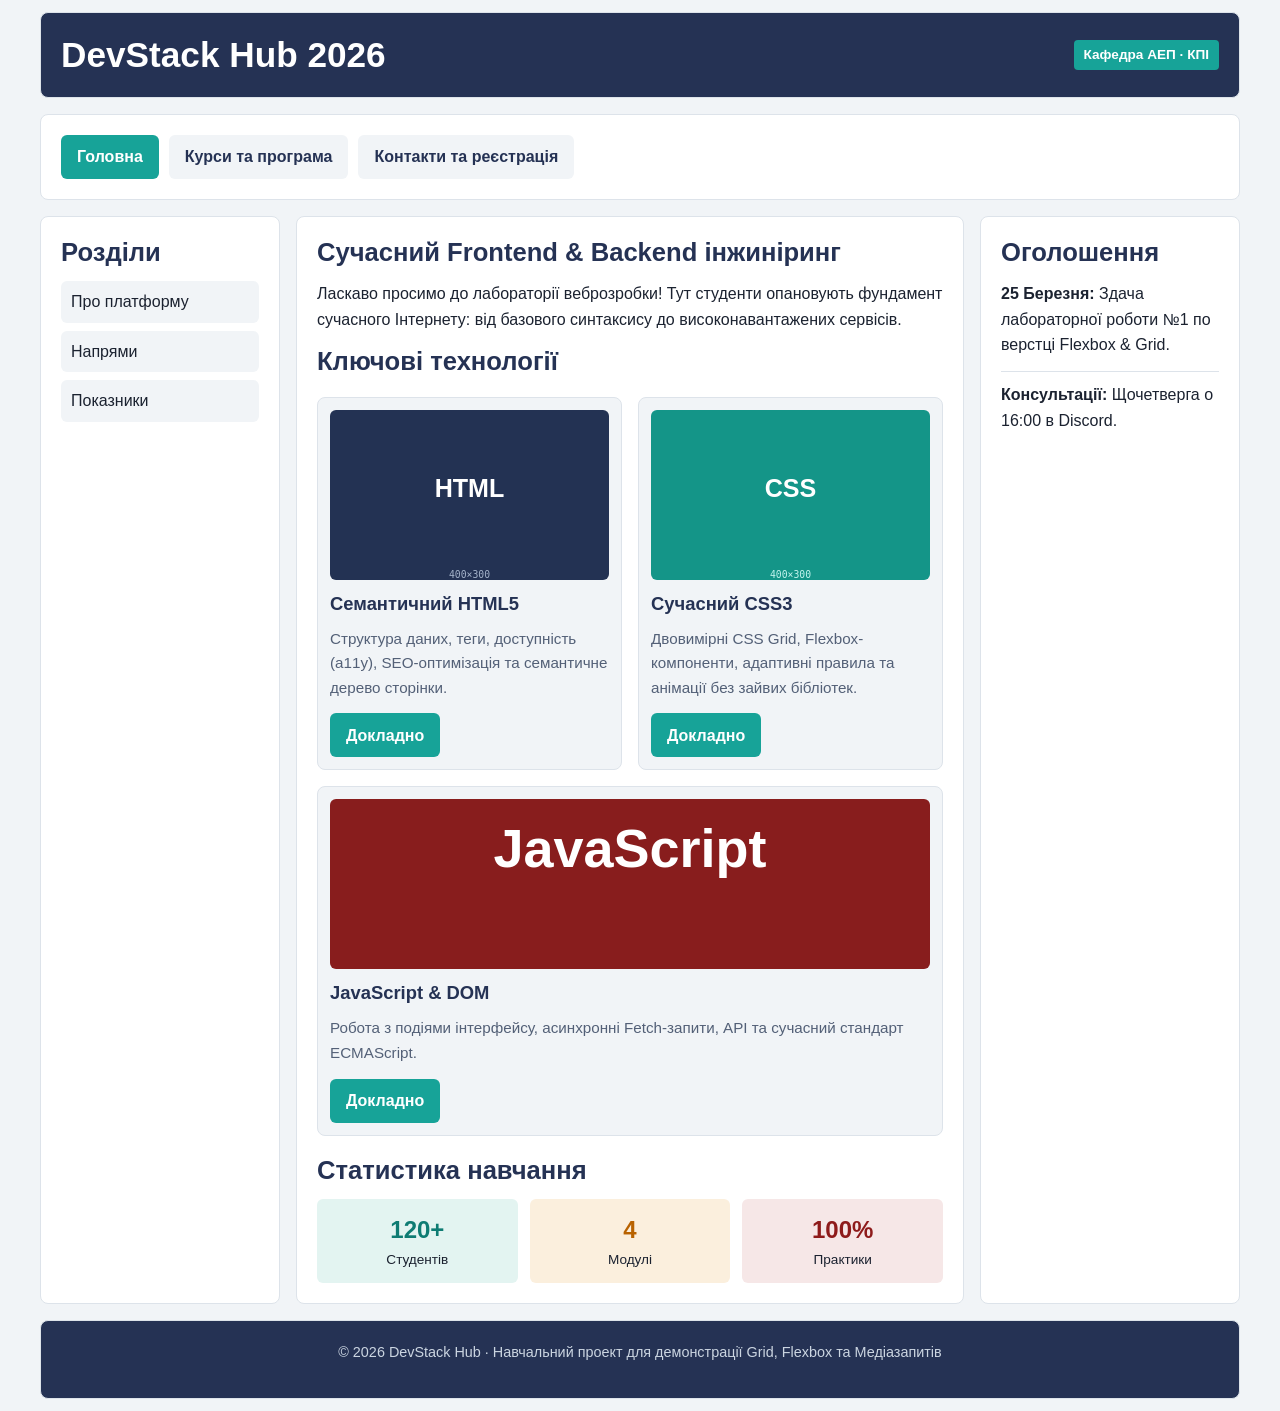
<file: index.html>
<!DOCTYPE html>
<html lang="uk">
<head>
    <meta charset="UTF-8">
    <meta name="viewport" content="width=device-width, initial-scale=1.0">
    <title>DevStack Hub — Освітній портал</title>
    <link rel="stylesheet" href="styles.css">
</head>
<body>

<div class="grid-container">

    <header class="header">
        <h1>DevStack Hub 2026</h1>
        <span class="badge">Кафедра АЕП · КПІ</span>
    </header>

    <nav class="top-nav" aria-label="Головна навігація">
        <ul class="menu-list">
            <li><a href="index.html" class="active">Головна</a></li>
            <li><a href="courses.html">Курси та програма</a></li>
            <li><a href="contact.html">Контакти та реєстрація</a></li>
        </ul>
    </nav>

    <aside class="sidebar">
        <h2>Розділи</h2>
        <ul class="side-list">
            <li><a href="#about">Про платформу</a></li>
            <li><a href="#directions">Напрями</a></li>
            <li><a href="#metrics">Показники</a></li>
        </ul>
    </aside>

    <main class="main-area">
        <section id="about">
            <h2>Сучасний Frontend & Backend інжиніринг</h2>
            <p>Ласкаво просимо до лабораторії веброзробки! Тут студенти опановують фундамент сучасного Інтернету: від базового синтаксису до високонавантажених сервісів.</p>
        </section>

        <section id="directions">
            <h2>Ключові технології</h2>
            <div class="cards-deck">

                <article class="card-item">
                    <img src="html.svg" alt="Курс HTML">
                    <h3>Семантичний HTML5</h3>
                    <p>Структура даних, теги, доступність (a11y), SEO-оптимізація та семантичне дерево сторінки.</p>
                    <a href="courses.html" class="btn">Докладно</a>
                </article>

                <article class="card-item">
                    <img src="css.svg" alt="Курс CSS">
                    <h3>Сучасний CSS3</h3>
                    <p>Двовимірні CSS Grid, Flexbox-компоненти, адаптивні правила та анімації без зайвих бібліотек.</p>
                    <a href="courses.html" class="btn">Докладно</a>
                </article>

                <article class="card-item">
                    <img src="js.svg" alt="Курс JavaScript">
                    <h3>JavaScript & DOM</h3>
                    <p>Робота з подіями інтерфейсу, асинхронні Fetch-запити, API та сучасний стандарт ECMAScript.</p>
                    <a href="courses.html" class="btn">Докладно</a>
                </article>

            </div>
        </section>

        <section id="metrics" style="margin-top: 1rem;">
            <h2>Статистика навчання</h2>
            <div style="display: flex; gap: 12px; flex-wrap: wrap;">
                <div style="flex: 1 1 120px; background: #e3f4f1; padding: 12px; border-radius: 6px; text-align: center;">
                    <strong style="font-size: 1.5rem; color: #0E7C73;">120+</strong>
                    <p style="margin:0; font-size: 0.85rem;">Студентів</p>
                </div>
                <div style="flex: 1 1 120px; background: #fbefdd; padding: 12px; border-radius: 6px; text-align: center;">
                    <strong style="font-size: 1.5rem; color: #b86200;">4</strong>
                    <p style="margin:0; font-size: 0.85rem;">Модулі</p>
                </div>
                <div style="flex: 1 1 120px; background: #f6e7e7; padding: 12px; border-radius: 6px; text-align: center;">
                    <strong style="font-size: 1.5rem; color: #8E1B1B;">100%</strong>
                    <p style="margin:0; font-size: 0.85rem;">Практики</p>
                </div>
            </div>
        </section>
    </main>

    <aside class="aside-ext">
        <h2>Оголошення</h2>
        <p><strong>25 Березня:</strong> Здача лабораторної роботи №1 по верстці Flexbox & Grid.</p>
        <hr style="border:0; border-top: 1px solid var(--border); margin: 10px 0;">
        <p><strong>Консультації:</strong> Щочетверга о 16:00 в Discord.</p>
    </aside>

    <footer class="footer">
        <p>© 2026 DevStack Hub · Навчальний проект для демонстрації Grid, Flexbox та Медіазапитів</p>
    </footer>

</div>

</body>
</html>
</file>
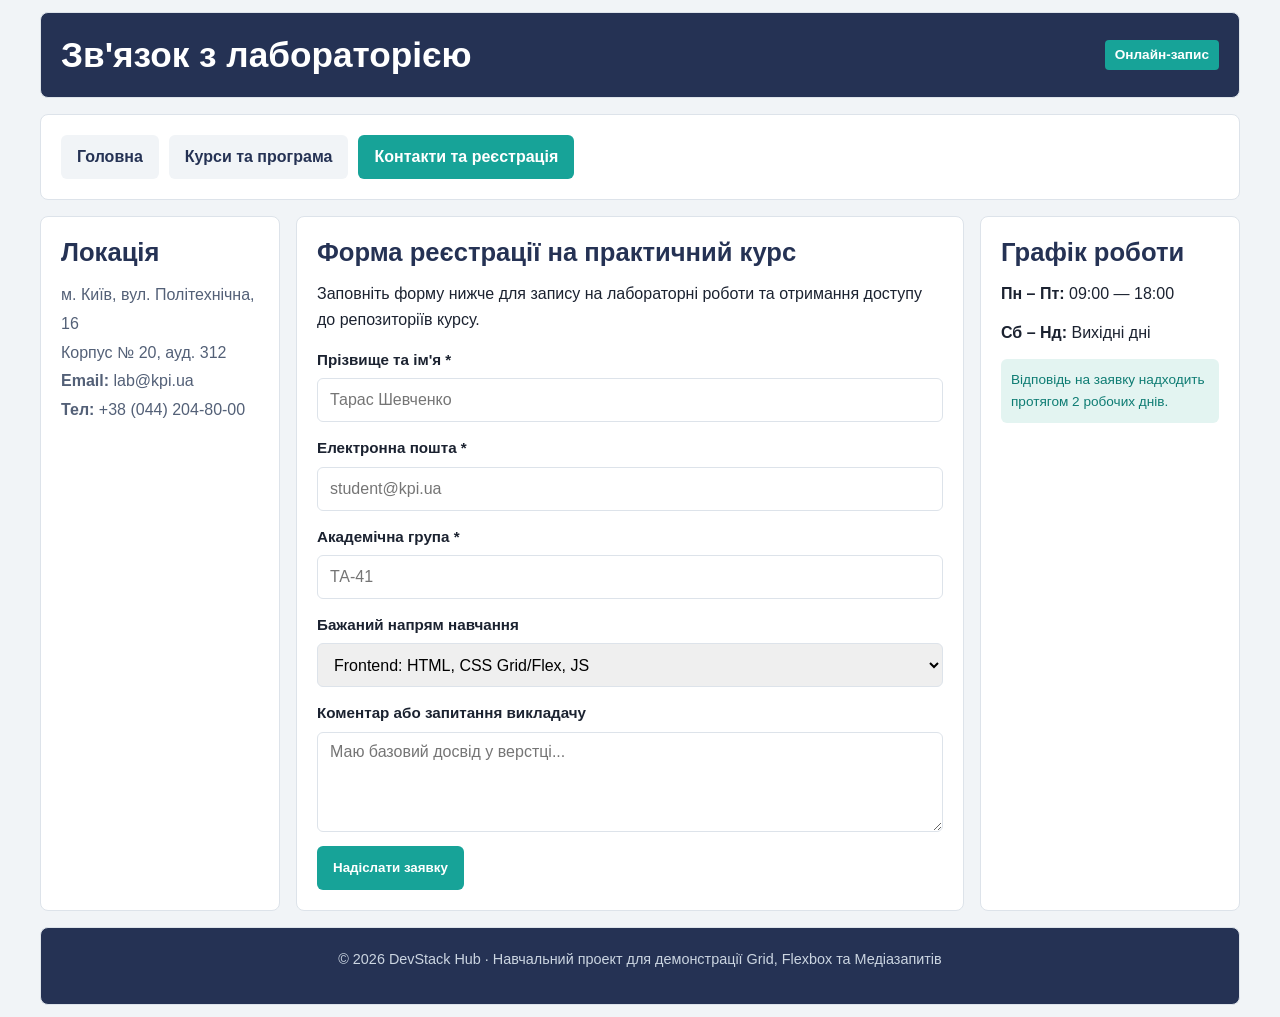
<file: contact.html>
<!DOCTYPE html>
<html lang="uk">
<head>
    <meta charset="UTF-8">
    <meta name="viewport" content="width=device-width, initial-scale=1.0">
    <title>Контакти та реєстрація — DevStack Hub</title>
    <link rel="stylesheet" href="styles.css">
</head>
<body>

<div class="grid-container">

    <header class="header">
        <h1>Зв'язок з лабораторією</h1>
        <span class="badge">Онлайн-запис</span>
    </header>

    <nav class="top-nav" aria-label="Головна навігація">
        <ul class="menu-list">
            <li><a href="index.html">Головна</a></li>
            <li><a href="courses.html">Курси та програма</a></li>
            <li><a href="contact.html" class="active">Контакти та реєстрація</a></li>
        </ul>
    </nav>

    <aside class="sidebar">
        <h2>Локація</h2>
        <address style="font-style: normal; color: var(--text-muted); line-height: 1.8;">
            м. Київ, вул. Політехнічна, 16<br>
            Корпус № 20, ауд. 312<br>
            <strong>Email:</strong> lab@kpi.ua<br>
            <strong>Тел:</strong> +38 (044) 204-80-00
        </address>
    </aside>

    <main class="main-area">
        <h2>Форма реєстрації на практичний курс</h2>
        <p>Заповніть форму нижче для запису на лабораторні роботи та отримання доступу до репозиторіїв курсу.</p>

        <form action="#" method="post" style="margin-top: 1rem;">
            <div class="form-group">
                <label for="fullname">Прізвище та ім'я *</label>
                <input type="text" id="fullname" name="fullname" placeholder="Тарас Шевченко" required>
            </div>

            <div class="form-group">
                <label for="email">Електронна пошта *</label>
                <input type="email" id="email" name="email" placeholder="student@kpi.ua" required>
            </div>

            <div class="form-group">
                <label for="group">Академічна група *</label>
                <input type="text" id="group" name="group" placeholder="ТА-41" required>
            </div>

            <div class="form-group">
                <label for="track">Бажаний напрям навчання</label>
                <select id="track" name="track">
                    <option value="frontend">Frontend: HTML, CSS Grid/Flex, JS</option>
                    <option value="backend">Backend: PHP, Node.js, REST API</option>
                    <option value="fullstack">Fullstack інтеграція</option>
                </select>
            </div>

            <div class="form-group">
                <label for="notes">Коментар або запитання викладачу</label>
                <textarea id="notes" name="notes" placeholder="Маю базовий досвід у верстці..."></textarea>
            </div>

            <button type="submit" class="btn">Надіслати заявку</button>
        </form>
    </main>

    <aside class="aside-ext">
        <h2>Графік роботи</h2>
        <p><strong>Пн – Пт:</strong> 09:00 — 18:00</p>
        <p><strong>Сб – Нд:</strong> Вихідні дні</p>
        <div style="background: #e3f4f1; padding: 10px; border-radius: 6px; margin-top: 10px;">
            <p style="margin: 0; font-size: 0.85rem; color: #0E7C73;">Відповідь на заявку надходить протягом 2 робочих днів.</p>
        </div>
    </aside>

    <footer class="footer">
        <p>© 2026 DevStack Hub · Навчальний проект для демонстрації Grid, Flexbox та Медіазапитів</p>
    </footer>

</div>

</body>
</html>
</file>
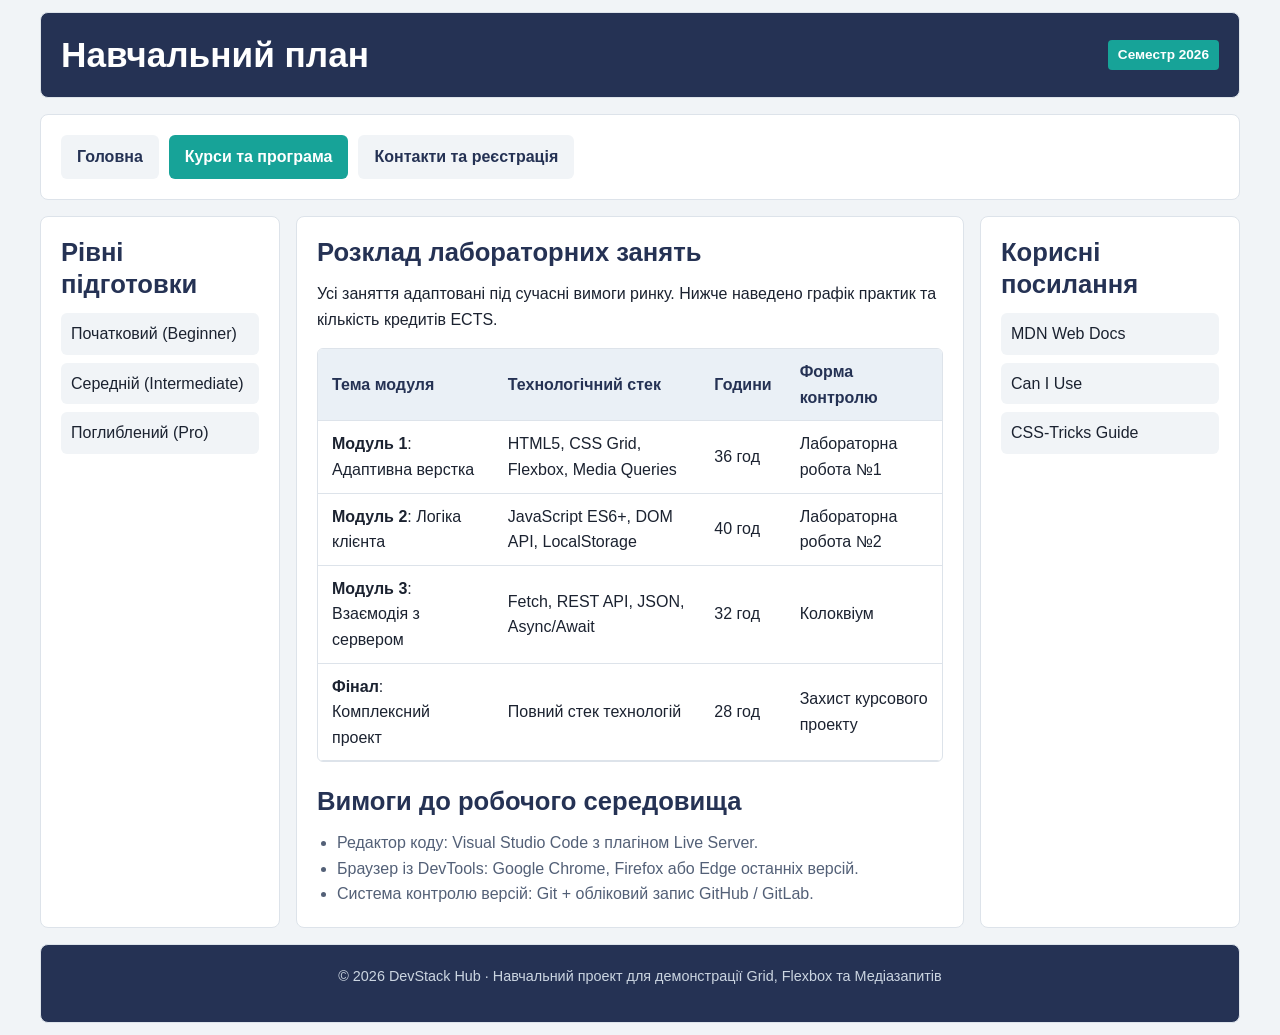
<file: courses.html>
<!DOCTYPE html>
<html lang="uk">
<head>
    <meta charset="UTF-8">
    <meta name="viewport" content="width=device-width, initial-scale=1.0">
    <title>Курси та програма — DevStack Hub</title>
    <link rel="stylesheet" href="styles.css">
</head>
<body>

<div class="grid-container">

    <header class="header">
        <h1>Навчальний план</h1>
        <span class="badge">Семестр 2026</span>
    </header>

    <nav class="top-nav" aria-label="Головна навігація">
        <ul class="menu-list">
            <li><a href="index.html">Головна</a></li>
            <li><a href="courses.html" class="active">Курси та програма</a></li>
            <li><a href="contact.html">Контакти та реєстрація</a></li>
        </ul>
    </nav>

    <aside class="sidebar">
        <h2>Рівні підготовки</h2>
        <ul class="side-list">
            <li><a href="#">Початковий (Beginner)</a></li>
            <li><a href="#">Середній (Intermediate)</a></li>
            <li><a href="#">Поглиблений (Pro)</a></li>
        </ul>
    </aside>

    <main class="main-area">
        <h2>Розклад лабораторних занять</h2>
        <p>Усі заняття адаптовані під сучасні вимоги ринку. Нижче наведено графік практик та кількість кредитів ECTS.</p>

        <!-- Адаптивна обгортка таблиці -->
        <div class="table-wrap">
            <table class="data-table">
                <thead>
                    <tr>
                        <th>Тема модуля</th>
                        <th>Технологічний стек</th>
                        <th>Години</th>
                        <th>Форма контролю</th>
                    </tr>
                </thead>
                <tbody>
                    <tr>
                        <td><strong>Модуль 1</strong>: Адаптивна верстка</td>
                        <td>HTML5, CSS Grid, Flexbox, Media Queries</td>
                        <td>36 год</td>
                        <td>Лабораторна робота №1</td>
                    </tr>
                    <tr>
                        <td><strong>Модуль 2</strong>: Логіка клієнта</td>
                        <td>JavaScript ES6+, DOM API, LocalStorage</td>
                        <td>40 год</td>
                        <td>Лабораторна робота №2</td>
                    </tr>
                    <tr>
                        <td><strong>Модуль 3</strong>: Взаємодія з сервером</td>
                        <td>Fetch, REST API, JSON, Async/Await</td>
                        <td>32 год</td>
                        <td>Колоквіум</td>
                    </tr>
                    <tr>
                        <td><strong>Фінал</strong>: Комплексний проект</td>
                        <td>Повний стек технологій</td>
                        <td>28 год</td>
                        <td>Захист курсового проекту</td>
                    </tr>
                </tbody>
            </table>
        </div>

        <h2 style="margin-top: 1.5rem;">Вимоги до робочого середовища</h2>
        <ul style="padding-left: 20px; color: var(--text-muted);">
            <li>Редактор коду: Visual Studio Code з плагіном Live Server.</li>
            <li>Браузер із DevTools: Google Chrome, Firefox або Edge останніх версій.</li>
            <li>Система контролю версій: Git + обліковий запис GitHub / GitLab.</li>
        </ul>
    </main>

    <aside class="aside-ext">
        <h2>Корисні посилання</h2>
        <ul class="side-list">
            <li><a href="https://developer.mozilla.org/uk/" target="_blank">MDN Web Docs</a></li>
            <li><a href="https://caniuse.com" target="_blank">Can I Use</a></li>
            <li><a href="https://css-tricks.com" target="_blank">CSS-Tricks Guide</a></li>
        </ul>
    </aside>

    <footer class="footer">
        <p>© 2026 DevStack Hub · Навчальний проект для демонстрації Grid, Flexbox та Медіазапитів</p>
    </footer>

</div>

</body>
</html>
</file>
<file: styles.css>
/* ============================================================
   БАЗОВІ НАЛАШТУВАННЯ ТА СКИДАННЯ
   ============================================================ */
* {
    box-sizing: border-box;
    margin: 0;
    padding: 0;
}

:root {
    --primary: #253254;
    --primary-light: #34446e;
    --accent: #17A398;
    --accent-hover: #0E7C73;
    --danger: #8E1B1B;
    --bg-main: #F1F4F7;
    --surface: #FFFFFF;
    --text: #1B2230;
    --text-muted: #536077;
    --border: #DDE3EA;
}

body {
    font-family: 'Nunito', -apple-system, BlinkMacSystemFont, 'Segoe UI', Roboto, sans-serif;
    line-height: 1.6;
    color: var(--text);
    background-color: var(--bg-main);
    padding: 12px;
}

h1, h2, h3 {
    font-family: 'Exo 2', sans-serif, Arial;
    line-height: 1.25;
    color: var(--primary);
    margin-bottom: 0.75rem;
}

h1 { font-size: clamp(1.4rem, 1rem + 1.8vw, 2.2rem); }
h2 { font-size: clamp(1.2rem, 0.9rem + 1.2vw, 1.6rem); }
h3 { font-size: 1.15rem; }

p { margin-bottom: 0.85rem; }
a { color: var(--danger); text-decoration: none; }
a:hover { text-decoration: underline; }

img {
    max-width: 100%;
    display: block;
}

/* ============================================================
   GRID КАРКАС СТОРІНКИ (Двовимірний макет)
   ============================================================ */
.grid-container {
    max-width: 1200px;
    margin: 0 auto;
    display: grid;
    grid-template-columns: 240px 1fr 260px;
    grid-template-rows: auto auto 1fr auto;
    grid-template-areas:
        "header  header   header"
        "nav     nav      nav"
        "sidebar content  aside"
        "footer  footer   footer";
    gap: 16px;
    min-height: calc(100vh - 24px);
}

/* Прив'язка елементів до областей Grid */
.header    { grid-area: header; }
.top-nav   { grid-area: nav; }
.sidebar   { grid-area: sidebar; }
.main-area { grid-area: content; }
.aside-ext { grid-area: aside; }
.footer    { grid-area: footer; }

/* Карткові блоки каркасу */
.header, .top-nav, .sidebar, .main-area, .aside-ext, .footer {
    background: var(--surface);
    border: 1px solid var(--border);
    border-radius: 8px;
    padding: 1.25rem;
}

.header {
    background: var(--primary);
    color: #fff;
    display: flex;
    justify-content: space-between;
    align-items: center;
    flex-wrap: wrap;
    gap: 10px;
}

.header h1 { color: #fff; margin: 0; }
.header .badge {
    background: var(--accent);
    color: #fff;
    padding: 4px 10px;
    border-radius: 4px;
    font-size: 0.85rem;
    font-weight: bold;
}

/* ============================================================
   FLEXBOX: ГОРИЗОНТАЛЬНЕ МЕНЮ
   ============================================================ */
.menu-list {
    list-style: none;
    display: flex;
    flex-wrap: wrap;
    gap: 10px;
}

.menu-list a {
    display: inline-flex;
    align-items: center;
    min-height: 44px; /* Мінімальна висота для мобільних пальців */
    padding: 0 16px;
    background: var(--bg-main);
    color: var(--primary);
    font-weight: 600;
    border-radius: 6px;
    transition: background 0.2s, color 0.2s;
}

.menu-list a:hover,
.menu-list a.active {
    background: var(--accent);
    color: #fff;
    text-decoration: none;
}

/* ============================================================
   FLEXBOX: КАРТКИ НАПРЯМІВ / КУРСІВ
   ============================================================ */
.cards-deck {
    display: flex;
    flex-wrap: wrap;
    gap: 16px;
    margin: 1.2rem 0;
}

.card-item {
    flex: 1 1 260px; /* Базова гнучка ширина картки */
    background: var(--bg-main);
    border: 1px solid var(--border);
    border-radius: 8px;
    padding: 12px;
    display: flex;
    flex-direction: column; /* Внутрішній Flex для рівних кнопок */
}

.card-item img {
    width: 100%;
    height: 170px;
    object-fit: cover;
    border-radius: 6px;
    margin-bottom: 12px;
}

.card-item p {
    color: var(--text-muted);
    font-size: 0.95rem;
    flex-grow: 1; /* Виштовхує кнопку на дно картки */
}

.btn {
    display: inline-flex;
    align-items: center;
    justify-content: center;
    min-height: 44px;
    padding: 0 16px;
    background: var(--accent);
    color: #fff;
    font-weight: bold;
    border-radius: 6px;
    border: none;
    cursor: pointer;
    text-decoration: none;
    align-self: flex-start;
    transition: background 0.2s;
}

.btn:hover {
    background: var(--accent-hover);
    text-decoration: none;
}

/* ============================================================
   СПИСКИ, ТАБЛИЦІ ТА ФОРМИ
   ============================================================ */
.side-list {
    list-style: none;
    display: flex;
    flex-direction: column;
    gap: 8px;
}

.side-list a {
    display: block;
    padding: 8px 10px;
    border-radius: 6px;
    background: var(--bg-main);
    color: var(--text);
    font-weight: 500;
}

.side-list a:hover {
    background: #e2e8f0;
    text-decoration: none;
}

/* Адаптивна таблиця-обгортка для смартфонів */
.table-wrap {
    width: 100%;
    overflow-x: auto;
    margin: 1rem 0;
    border: 1px solid var(--border);
    border-radius: 6px;
}

table.data-table {
    width: 100%;
    border-collapse: collapse;
    min-width: 500px; /* Забезпечує читабельність зі скролом */
}

table.data-table th,
table.data-table td {
    padding: 10px 14px;
    border-bottom: 1px solid var(--border);
    text-align: left;
}

table.data-table th {
    background: #EAF0F6;
    color: var(--primary);
    font-weight: 700;
}

table.data-table tr:hover td {
    background: #fafafa;
}

/* Форми */
.form-group {
    display: flex;
    flex-direction: column;
    gap: 6px;
    margin-bottom: 14px;
}

.form-group label {
    font-weight: 600;
    font-size: 0.95rem;
}

.form-group input,
.form-group select,
.form-group textarea {
    padding: 10px 12px;
    border: 1px solid var(--border);
    border-radius: 6px;
    font-family: inherit;
    font-size: 1rem;
    min-height: 44px;
}

.form-group textarea {
    min-height: 100px;
    resize: vertical;
}

/* Підвал */
.footer {
    background: var(--primary);
    color: #cbd5e1;
    font-size: 0.9rem;
    text-align: center;
}

/* ============================================================
   МЕДІАЗАПИТИ (ТОЧКИ ЗЛАМУ)
   ============================================================ */

/* Планшетні екрани (до 960px): 2 колонки */
@media (max-width: 960px) {
    .grid-container {
        grid-template-columns: 220px 1fr;
        grid-template-areas:
            "header  header"
            "nav     nav"
            "sidebar content"
            "aside   aside"
            "footer  footer";
    }
}

/* Мобільні пристрої (до 640px): 1 колонка, повна мобільність */
@media (max-width: 640px) {
    body {
        padding: 8px;
    }

    .grid-container {
        grid-template-columns: 1fr;
        grid-template-areas:
            "header"
            "nav"
            "content"
            "sidebar"
            "aside"
            "footer";
        gap: 10px;
    }

    .menu-list {
        flex-direction: column;
    }

    .menu-list a {
        justify-content: center;
        width: 100%;
    }

    .card-item {
        flex: 1 1 100%; /* Картки займають весь екран телефону */
    }

    .header {
        text-align: center;
        justify-content: center;
    }

    .btn {
        width: 100%; /* Зручна велика кнопка для великого пальця */
    }
}
</file>
